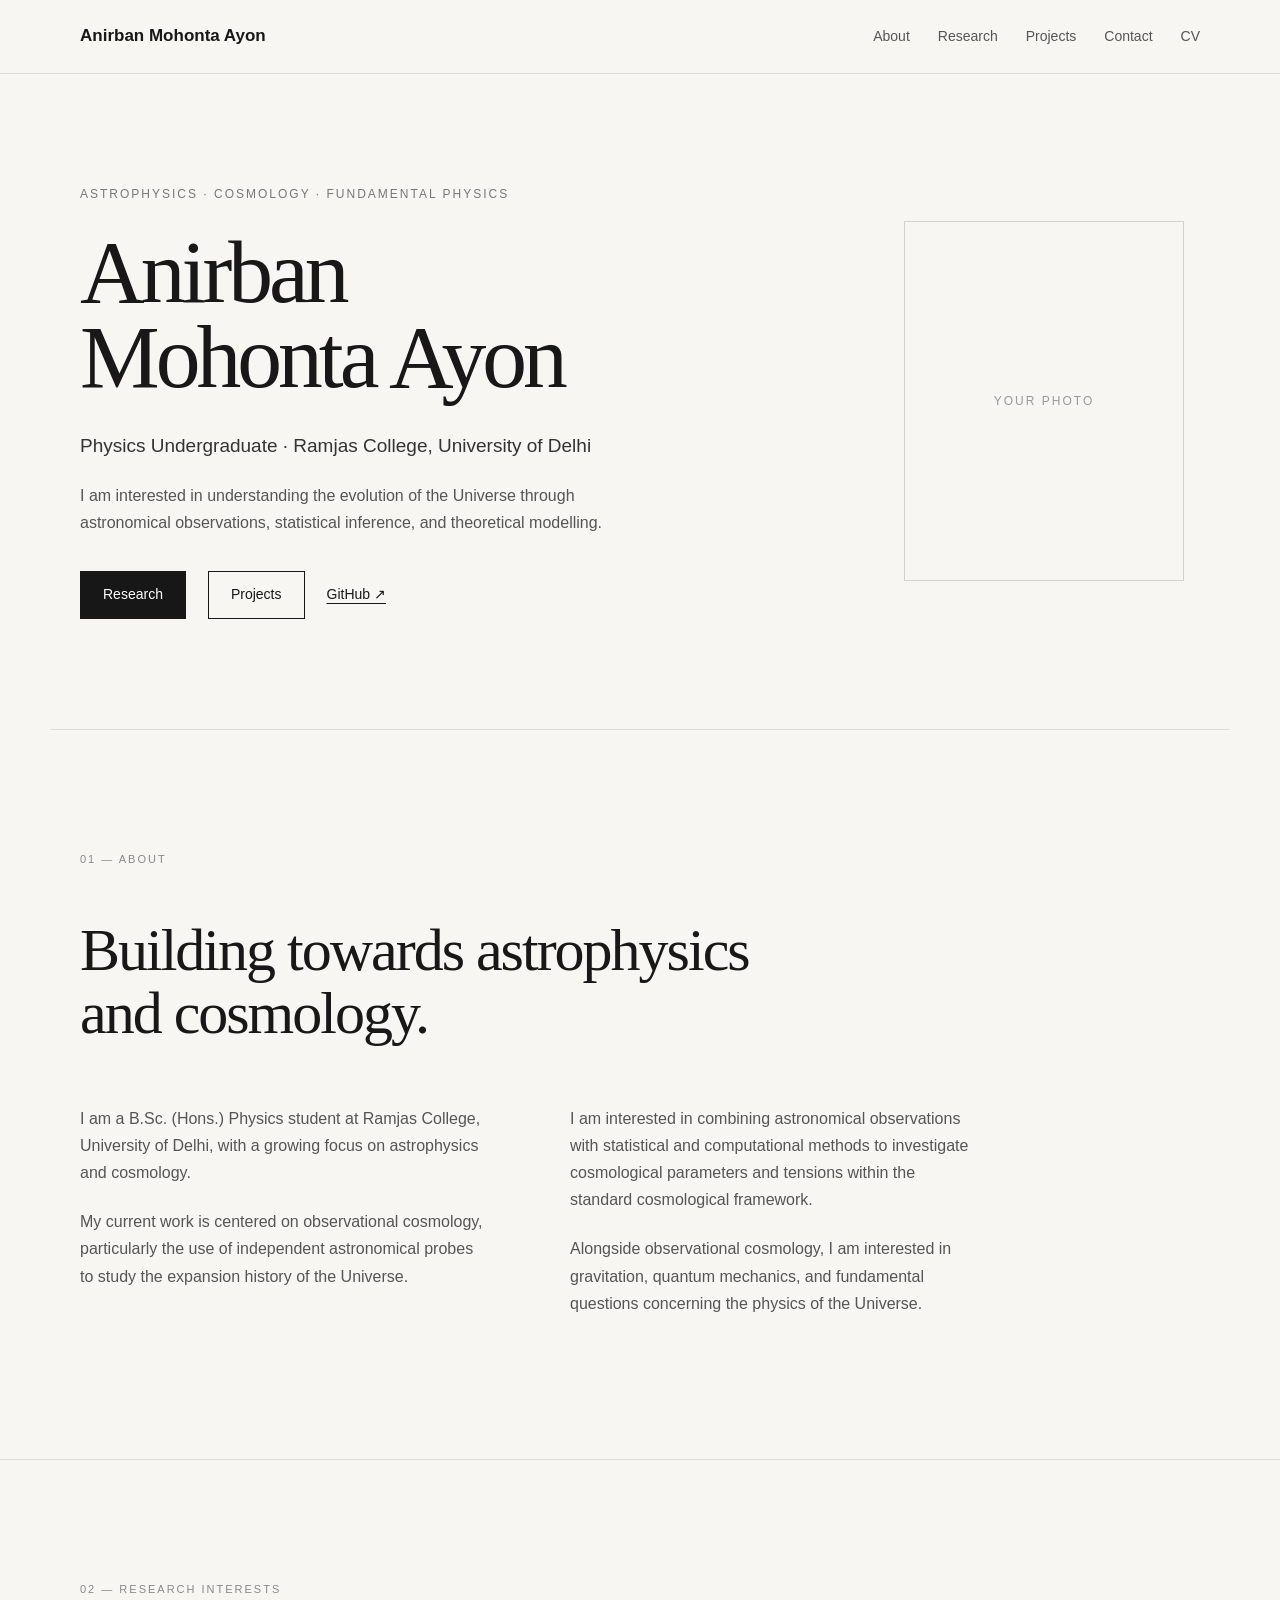
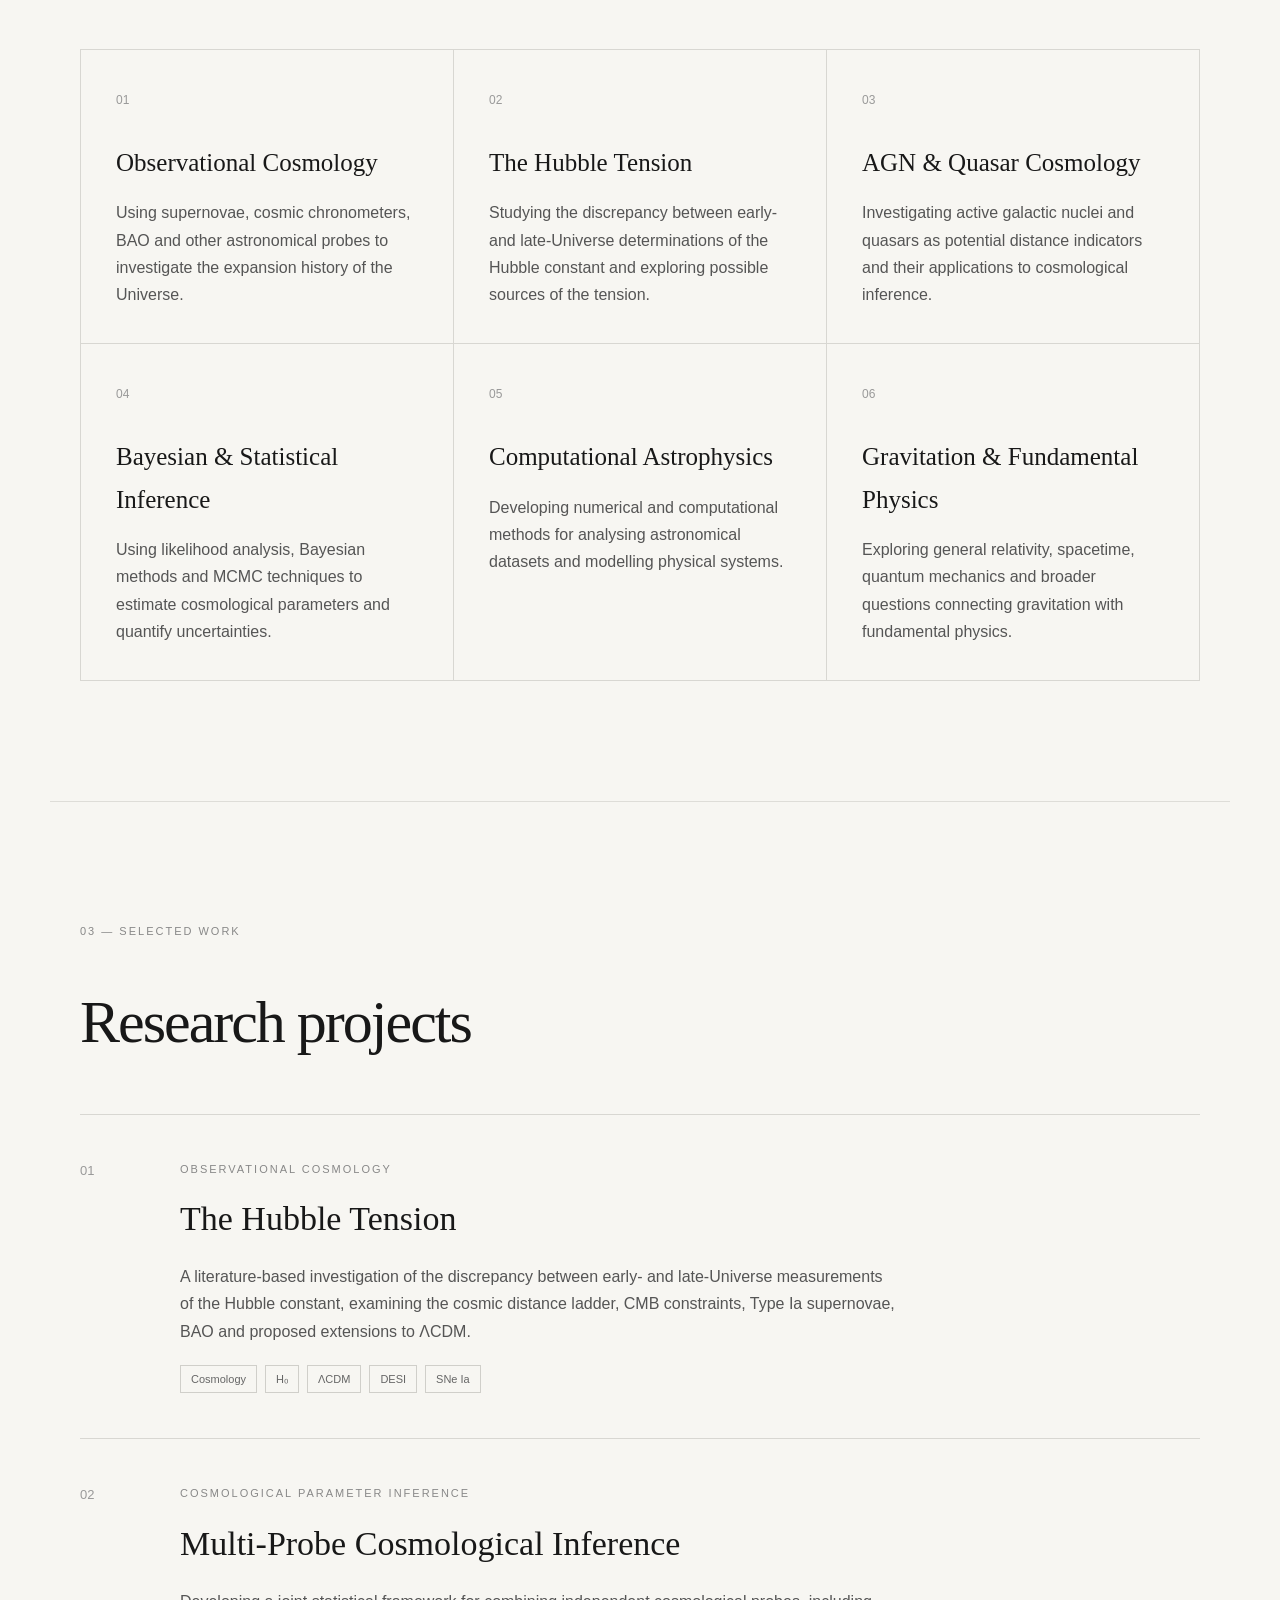
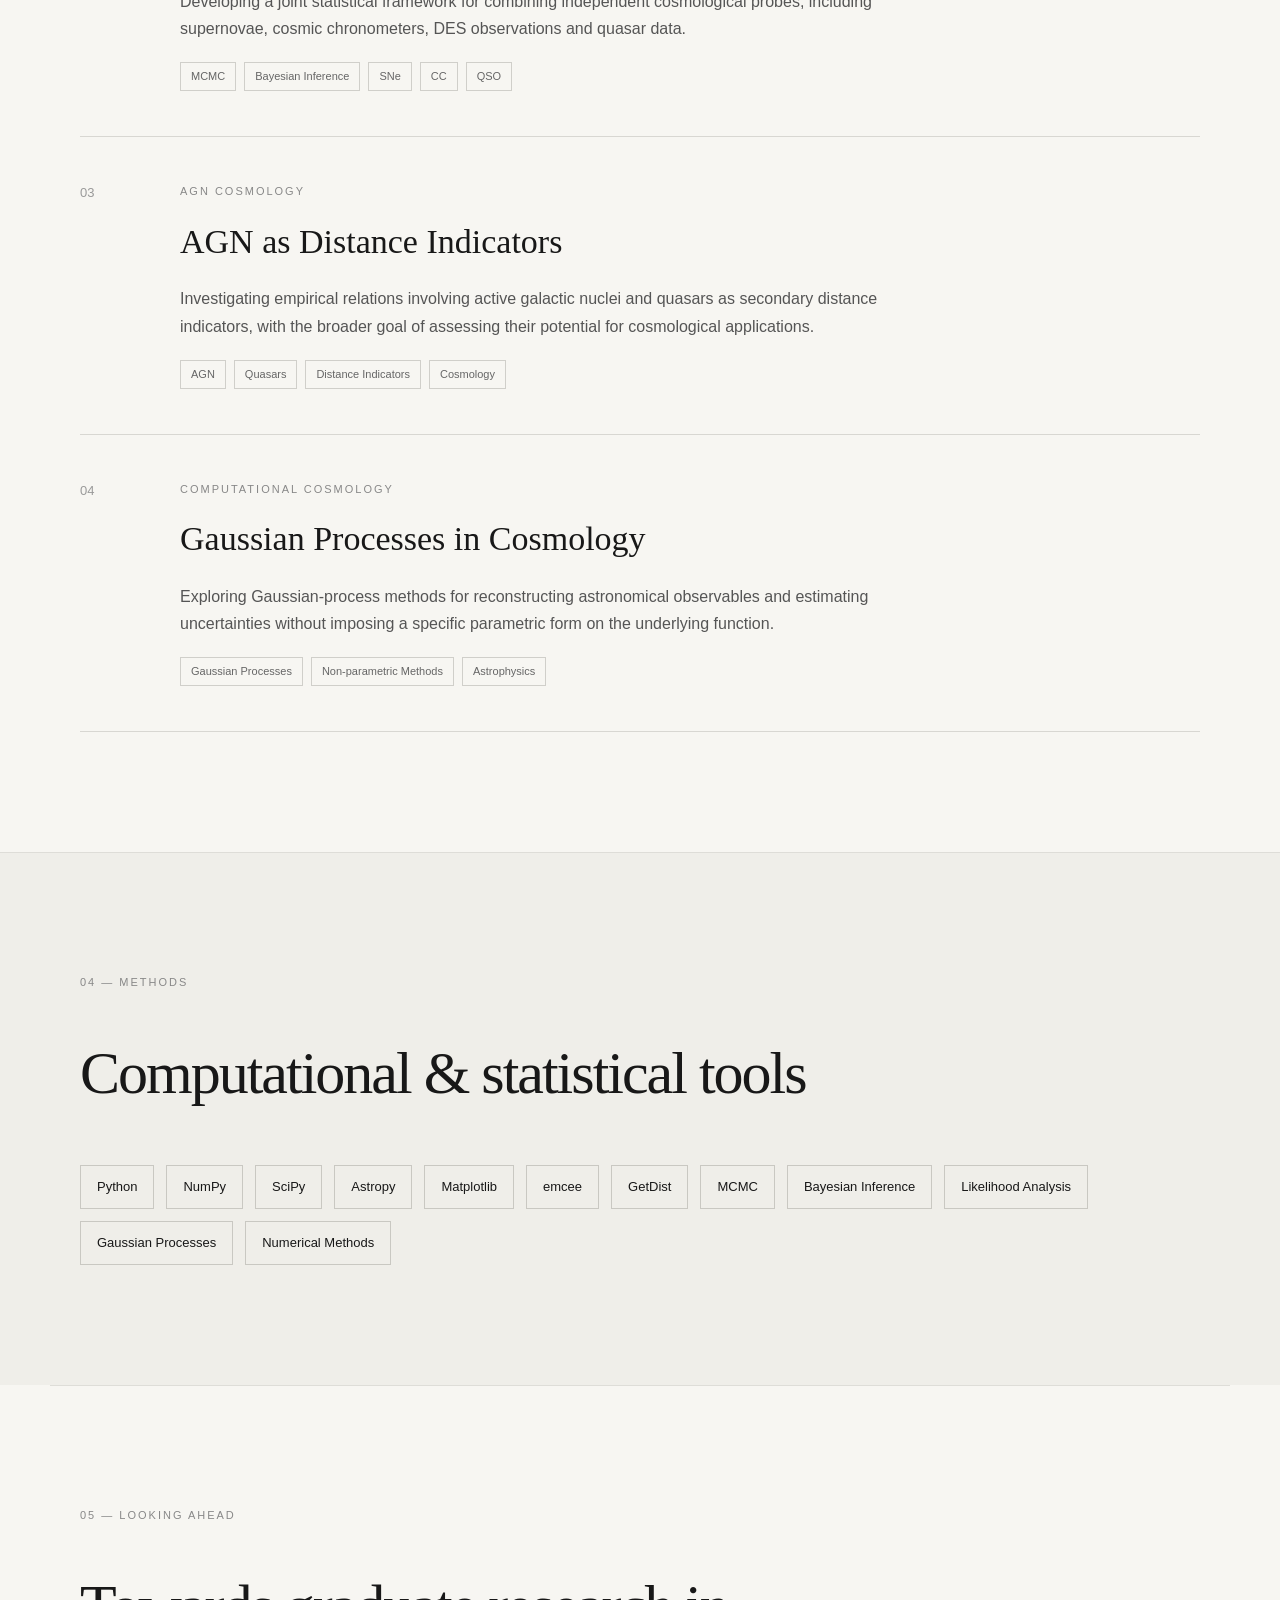
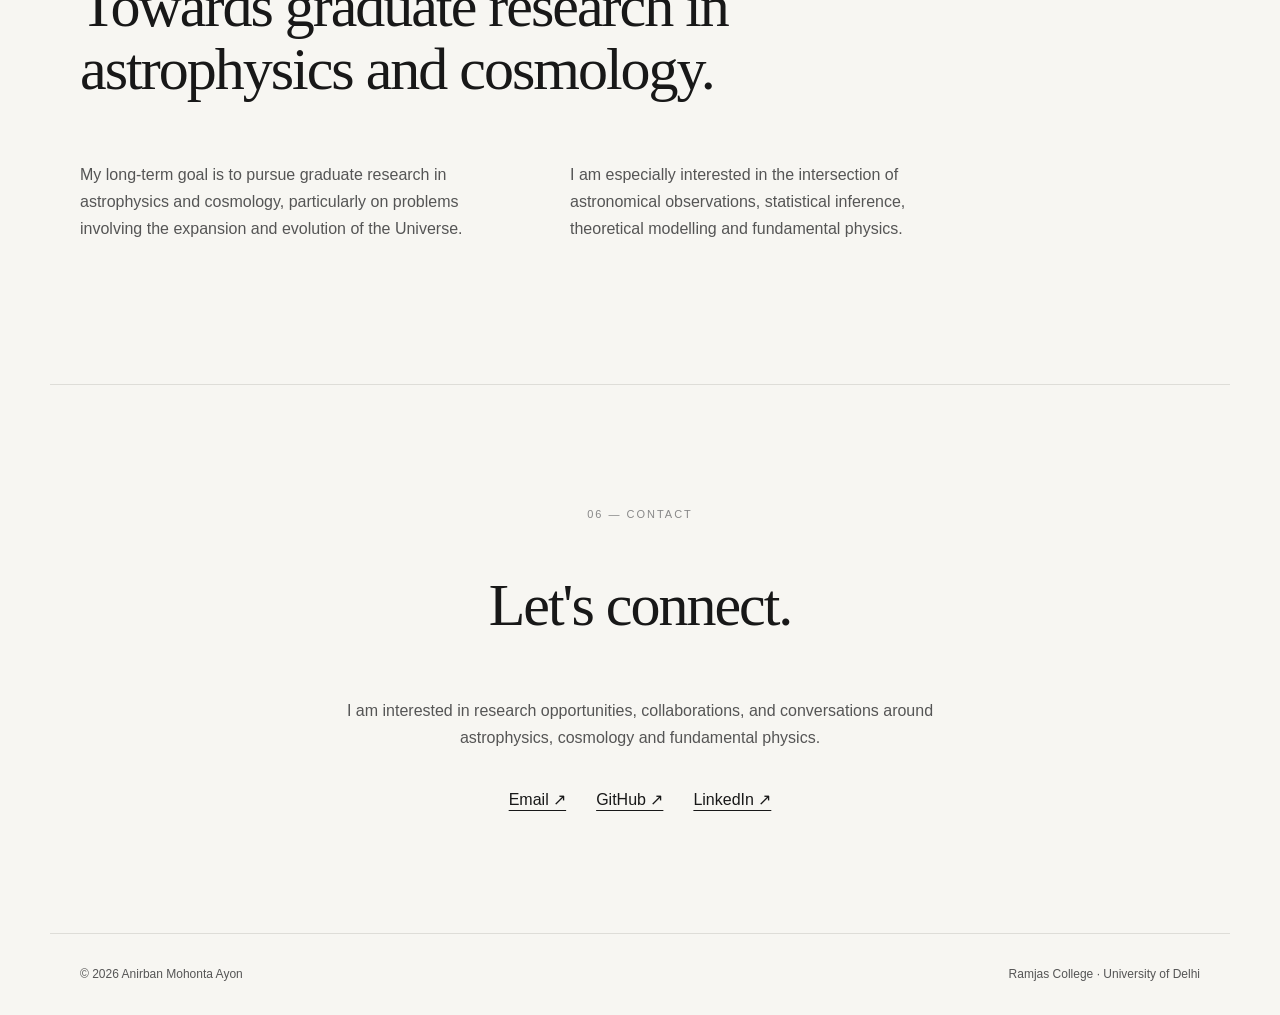
<file: index.html>
<!DOCTYPE html>
<html lang="en">

<head>
    <meta charset="UTF-8">
    <meta name="viewport" content="width=device-width, initial-scale=1.0">

    <title>Anirban Mohonta Ayon | Astrophysics & Cosmology</title>

    <link rel="stylesheet" href="style.css">
</head>

<body>

    <!-- Navigation -->
    <nav>
        <div class="nav-container">

            <a href="index.html" class="nav-name">
                Anirban Mohonta Ayon
            </a>

            <div class="nav-links">
    <a href="#about">About</a>
    <a href="research.html">Research</a>
    <a href="projects.html">Projects</a>
    <a href="#contact">Contact</a>
    <a href="cv.html">CV</a>
</div>
        </div>
    </nav>


    <!-- =========================
         HERO
         ========================= -->

    <header class="hero">

        <div class="hero-text">

            <p class="eyebrow">
                ASTROPHYSICS · COSMOLOGY · FUNDAMENTAL PHYSICS
            </p>

            <h1>
                Anirban<br>
                Mohonta Ayon
            </h1>

            <p class="subtitle">
                Physics Undergraduate · Ramjas College,
                University of Delhi
            </p>

            <p class="intro">
                I am interested in understanding the evolution of the
                Universe through astronomical observations, statistical
                inference, and theoretical modelling.
            </p>

            <div class="hero-links">

                <a href="#research" class="button">
                    Research
                </a>

                <a href="#projects" class="button secondary">
                    Projects
                </a>

                <a href="https://github.com/anirban2003-web"
                   target="_blank"
                   class="text-link">
                    GitHub ↗
                </a>

            </div>

        </div>


        <div class="hero-image">

            <!-- Replace this with your photograph later -->
            <div class="photo-placeholder">
                YOUR PHOTO
            </div>

        </div>

    </header>



    <!-- =========================
         ABOUT
         ========================= -->

    <section id="about" class="section">

        <p class="section-label">
            01 — ABOUT
        </p>

        <h2>
            Building towards astrophysics and cosmology.
        </h2>


        <div class="two-column">

            <div>

                <p>
                    I am a B.Sc. (Hons.) Physics student at Ramjas College,
                    University of Delhi, with a growing focus on astrophysics
                    and cosmology.
                </p>

                <p>
                    My current work is centered on observational cosmology,
                    particularly the use of independent astronomical probes
                    to study the expansion history of the Universe.
                </p>

            </div>


            <div>

                <p>
                    I am interested in combining astronomical observations
                    with statistical and computational methods to investigate
                    cosmological parameters and tensions within the standard
                    cosmological framework.
                </p>

                <p>
                    Alongside observational cosmology, I am interested in
                    gravitation, quantum mechanics, and fundamental questions
                    concerning the physics of the Universe.
                </p>

            </div>

        </div>

    </section>



    <!-- =========================
         RESEARCH INTERESTS
         ========================= -->

    <section id="research" class="section research-section">

        <p class="section-label">
            02 — RESEARCH INTERESTS
        </p>


        <div class="research-grid">


            <div class="research-item">

                <span>01</span>

                <h3>
                    Observational Cosmology
                </h3>

                <p>
                    Using supernovae, cosmic chronometers, BAO and other
                    astronomical probes to investigate the expansion history
                    of the Universe.
                </p>

            </div>



            <div class="research-item">

                <span>02</span>

                <h3>
                    The Hubble Tension
                </h3>

                <p>
                    Studying the discrepancy between early- and late-Universe
                    determinations of the Hubble constant and exploring
                    possible sources of the tension.
                </p>

            </div>



            <div class="research-item">

                <span>03</span>

                <h3>
                    AGN & Quasar Cosmology
                </h3>

                <p>
                    Investigating active galactic nuclei and quasars as
                    potential distance indicators and their applications
                    to cosmological inference.
                </p>

            </div>



            <div class="research-item">

                <span>04</span>

                <h3>
                    Bayesian & Statistical Inference
                </h3>

                <p>
                    Using likelihood analysis, Bayesian methods and MCMC
                    techniques to estimate cosmological parameters and
                    quantify uncertainties.
                </p>

            </div>



            <div class="research-item">

                <span>05</span>

                <h3>
                    Computational Astrophysics
                </h3>

                <p>
                    Developing numerical and computational methods for
                    analysing astronomical datasets and modelling physical
                    systems.
                </p>

            </div>



            <div class="research-item">

                <span>06</span>

                <h3>
                    Gravitation & Fundamental Physics
                </h3>

                <p>
                    Exploring general relativity, spacetime, quantum
                    mechanics and broader questions connecting gravitation
                    with fundamental physics.
                </p>

            </div>


        </div>

    </section>



    <!-- =========================
         PROJECTS
         ========================= -->

    <section id="projects" class="section">

        <p class="section-label">
            03 — SELECTED WORK
        </p>

        <h2>
            Research projects
        </h2>


        <div class="project-list">


            <!-- Project 01 -->

            <article class="project">

                <div class="project-number">
                    01
                </div>

                <div class="project-content">

                    <p class="project-type">
                        OBSERVATIONAL COSMOLOGY
                    </p>

                    <h3>
                        The Hubble Tension
                    </h3>

                    <p>
                        A literature-based investigation of the discrepancy
                        between early- and late-Universe measurements of the
                        Hubble constant, examining the cosmic distance ladder,
                        CMB constraints, Type Ia supernovae, BAO and proposed
                        extensions to ΛCDM.
                    </p>


                    <div class="tags">

                        <span>Cosmology</span>
                        <span>H₀</span>
                        <span>ΛCDM</span>
                        <span>DESI</span>
                        <span>SNe Ia</span>

                    </div>

                </div>

            </article>



            <!-- Project 02 -->

            <article class="project">

                <div class="project-number">
                    02
                </div>

                <div class="project-content">

                    <p class="project-type">
                        COSMOLOGICAL PARAMETER INFERENCE
                    </p>

                    <h3>
                        Multi-Probe Cosmological Inference
                    </h3>

                    <p>
                        Developing a joint statistical framework for combining
                        independent cosmological probes, including supernovae,
                        cosmic chronometers, DES observations and quasar data.
                    </p>


                    <div class="tags">

                        <span>MCMC</span>
                        <span>Bayesian Inference</span>
                        <span>SNe</span>
                        <span>CC</span>
                        <span>QSO</span>

                    </div>

                </div>

            </article>



            <!-- Project 03 -->

            <article class="project">

                <div class="project-number">
                    03
                </div>

                <div class="project-content">

                    <p class="project-type">
                        AGN COSMOLOGY
                    </p>

                    <h3>
                        AGN as Distance Indicators
                    </h3>

                    <p>
                        Investigating empirical relations involving active
                        galactic nuclei and quasars as secondary distance
                        indicators, with the broader goal of assessing their
                        potential for cosmological applications.
                    </p>


                    <div class="tags">

                        <span>AGN</span>
                        <span>Quasars</span>
                        <span>Distance Indicators</span>
                        <span>Cosmology</span>

                    </div>

                </div>

            </article>



            <!-- Project 04 -->

            <article class="project">

                <div class="project-number">
                    04
                </div>

                <div class="project-content">

                    <p class="project-type">
                        COMPUTATIONAL COSMOLOGY
                    </p>

                    <h3>
                        Gaussian Processes in Cosmology
                    </h3>

                    <p>
                        Exploring Gaussian-process methods for reconstructing
                        astronomical observables and estimating uncertainties
                        without imposing a specific parametric form on the
                        underlying function.
                    </p>


                    <div class="tags">

                        <span>Gaussian Processes</span>
                        <span>Non-parametric Methods</span>
                        <span>Astrophysics</span>

                    </div>

                </div>

            </article>


        </div>

    </section>



    <!-- =========================
         METHODS
         ========================= -->

    <section class="section methods-section">

        <p class="section-label">
            04 — METHODS
        </p>


        <h2>
            Computational & statistical tools
        </h2>


        <div class="methods">

            <span>Python</span>
            <span>NumPy</span>
            <span>SciPy</span>
            <span>Astropy</span>
            <span>Matplotlib</span>
            <span>emcee</span>
            <span>GetDist</span>
            <span>MCMC</span>
            <span>Bayesian Inference</span>
            <span>Likelihood Analysis</span>
            <span>Gaussian Processes</span>
            <span>Numerical Methods</span>

        </div>

    </section>



    <!-- =========================
         FUTURE DIRECTION
         ========================= -->

    <section class="section">

        <p class="section-label">
            05 — LOOKING AHEAD
        </p>


        <h2>
            Towards graduate research in astrophysics and cosmology.
        </h2>


        <div class="two-column">

            <div>

                <p>
                    My long-term goal is to pursue graduate research in
                    astrophysics and cosmology, particularly on problems
                    involving the expansion and evolution of the Universe.
                </p>

            </div>


            <div>

                <p>
                    I am especially interested in the intersection of
                    astronomical observations, statistical inference,
                    theoretical modelling and fundamental physics.
                </p>

            </div>

        </div>

    </section>



    <!-- =========================
         CONTACT
         ========================= -->

    <section id="contact" class="section contact-section">

        <p class="section-label">
            06 — CONTACT
        </p>


        <h2>
            Let's connect.
        </h2>


        <p>
            I am interested in research opportunities, collaborations,
            and conversations around astrophysics, cosmology and
            fundamental physics.
        </p>


        <div class="contact-links">

            <!-- Replace with your actual email -->

            <a href="mailto:YOUR_EMAIL@gmail.com">
                Email ↗
            </a>


            <a href="https://github.com/anirban2003-web"
               target="_blank">
                GitHub ↗
            </a>


            <!-- Replace with your actual LinkedIn URL -->

            <a href="https://www.linkedin.com/"
               target="_blank">
                LinkedIn ↗
            </a>

        </div>

    </section>



    <!-- =========================
         FOOTER
         ========================= -->

    <footer>

        <p>
            © 2026 Anirban Mohonta Ayon
        </p>

        <p>
            Ramjas College · University of Delhi
        </p>

    </footer>


</body>
</file>
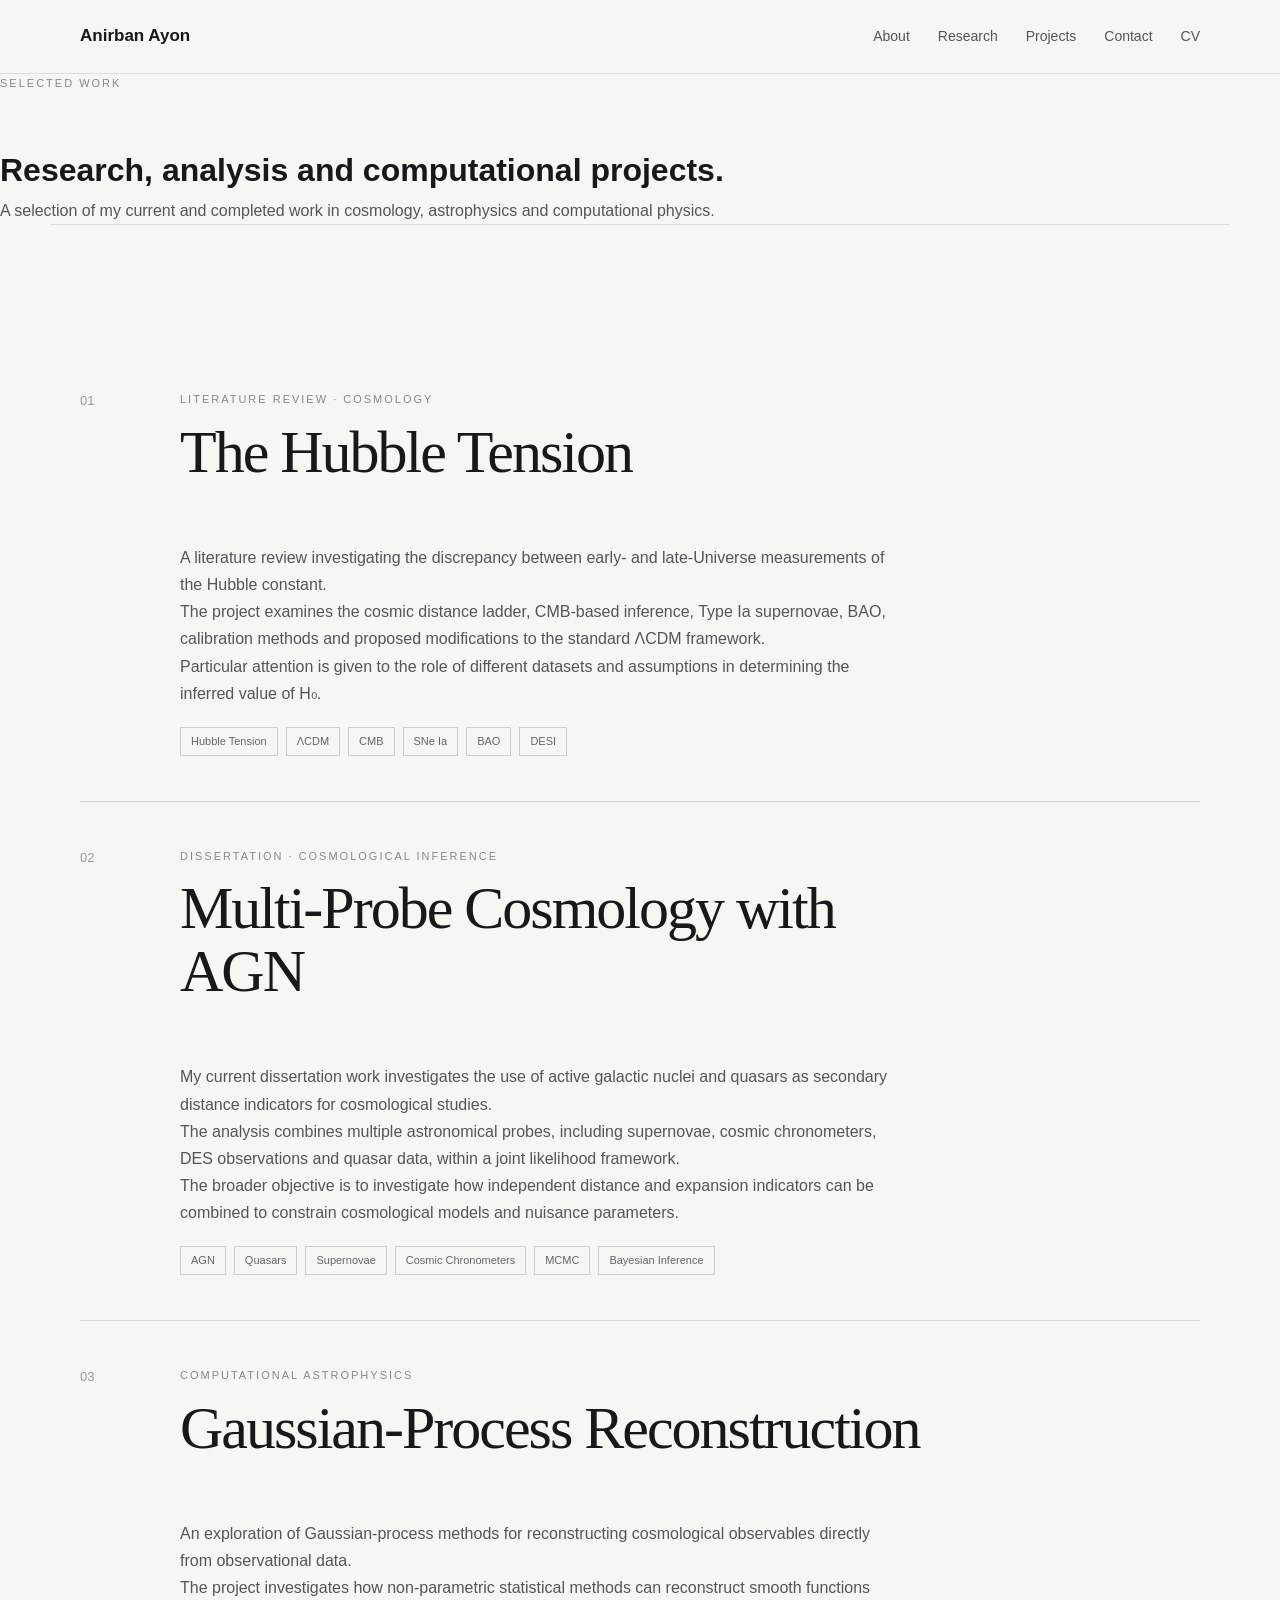
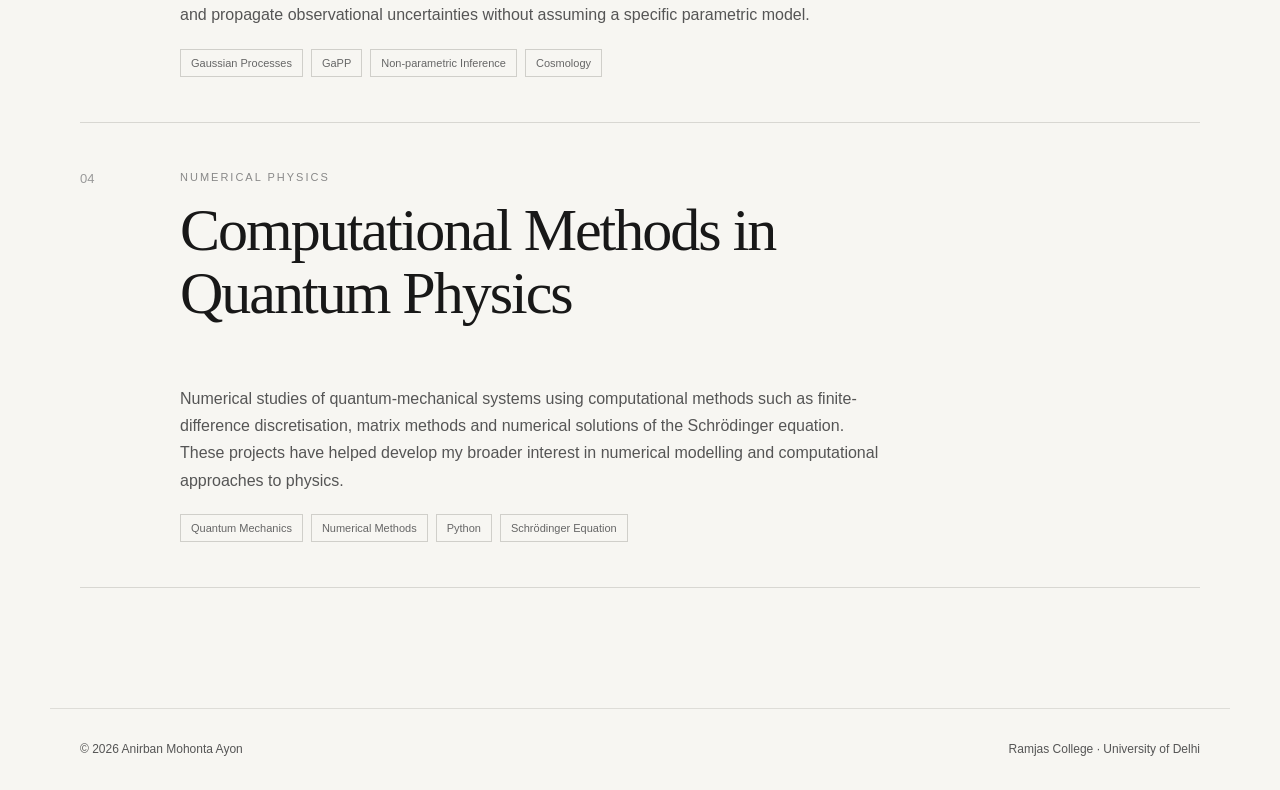
<file: projects.html>
<!DOCTYPE html>
<html lang="en">

<head>
    <meta charset="UTF-8">
    <meta name="viewport" content="width=device-width, initial-scale=1.0">

    <title>Projects | Anirban Mohonta Ayon</title>

    <link rel="stylesheet" href="style.css">
</head>

<body>

    <nav>

        <div class="nav-container">

            <a href="index.html" class="nav-name">
                Anirban Ayon
            </a>

            <div class="nav-links">

                <a href="index.html#about">
                    About
                </a>

                <a href="research.html">
                    Research
                </a>

                <a href="projects.html">
                    Projects
                </a>

                <a href="index.html#contact">
                    Contact
                </a>

                <a href="cv.html">
                    CV
                </a>

            </div>

        </div>

    </nav>


    <header class="page-header">

        <p class="section-label">
            SELECTED WORK
        </p>

        <h1>
            Research, analysis and computational projects.
        </h1>

        <p>
            A selection of my current and completed work in cosmology,
            astrophysics and computational physics.
        </p>

    </header>


    <section class="section">


        <!-- PROJECT 01 -->

        <article class="project">

            <div class="project-number">
                01
            </div>

            <div class="project-content">

                <p class="project-type">
                    LITERATURE REVIEW · COSMOLOGY
                </p>

                <h2>
                    The Hubble Tension
                </h2>

                <p>
                    A literature review investigating the discrepancy between
                    early- and late-Universe measurements of the Hubble
                    constant.
                </p>

                <p>
                    The project examines the cosmic distance ladder,
                    CMB-based inference, Type Ia supernovae, BAO,
                    calibration methods and proposed modifications to the
                    standard ΛCDM framework.
                </p>

                <p>
                    Particular attention is given to the role of different
                    datasets and assumptions in determining the inferred
                    value of H₀.
                </p>

                <div class="tags">

                    <span>Hubble Tension</span>
                    <span>ΛCDM</span>
                    <span>CMB</span>
                    <span>SNe Ia</span>
                    <span>BAO</span>
                    <span>DESI</span>

                </div>

            </div>

        </article>


        <!-- PROJECT 02 -->

        <article class="project">

            <div class="project-number">
                02
            </div>

            <div class="project-content">

                <p class="project-type">
                    DISSERTATION · COSMOLOGICAL INFERENCE
                </p>

                <h2>
                    Multi-Probe Cosmology with AGN
                </h2>

                <p>
                    My current dissertation work investigates the use of
                    active galactic nuclei and quasars as secondary distance
                    indicators for cosmological studies.
                </p>

                <p>
                    The analysis combines multiple astronomical probes,
                    including supernovae, cosmic chronometers, DES
                    observations and quasar data, within a joint likelihood
                    framework.
                </p>

                <p>
                    The broader objective is to investigate how independent
                    distance and expansion indicators can be combined to
                    constrain cosmological models and nuisance parameters.
                </p>

                <div class="tags">

                    <span>AGN</span>
                    <span>Quasars</span>
                    <span>Supernovae</span>
                    <span>Cosmic Chronometers</span>
                    <span>MCMC</span>
                    <span>Bayesian Inference</span>

                </div>

            </div>

        </article>


        <!-- PROJECT 03 -->

        <article class="project">

            <div class="project-number">
                03
            </div>

            <div class="project-content">

                <p class="project-type">
                    COMPUTATIONAL ASTROPHYSICS
                </p>

                <h2>
                    Gaussian-Process Reconstruction
                </h2>

                <p>
                    An exploration of Gaussian-process methods for reconstructing
                    cosmological observables directly from observational data.
                </p>

                <p>
                    The project investigates how non-parametric statistical
                    methods can reconstruct smooth functions and propagate
                    observational uncertainties without assuming a specific
                    parametric model.
                </p>

                <div class="tags">

                    <span>Gaussian Processes</span>
                    <span>GaPP</span>
                    <span>Non-parametric Inference</span>
                    <span>Cosmology</span>

                </div>

            </div>

        </article>


        <!-- PROJECT 04 -->

        <article class="project">

            <div class="project-number">
                04
            </div>

            <div class="project-content">

                <p class="project-type">
                    NUMERICAL PHYSICS
                </p>

                <h2>
                    Computational Methods in Quantum Physics
                </h2>

                <p>
                    Numerical studies of quantum-mechanical systems using
                    computational methods such as finite-difference
                    discretisation, matrix methods and numerical solutions
                    of the Schrödinger equation.
                </p>

                <p>
                    These projects have helped develop my broader interest
                    in numerical modelling and computational approaches to
                    physics.
                </p>

                <div class="tags">

                    <span>Quantum Mechanics</span>
                    <span>Numerical Methods</span>
                    <span>Python</span>
                    <span>Schrödinger Equation</span>

                </div>

            </div>

        </article>


    </section>


    <footer>

        <p>
            © 2026 Anirban Mohonta Ayon
        </p>

        <p>
            Ramjas College · University of Delhi
        </p>

    </footer>


</body>

</html>
</file>
<file: style.css>
/* =========================================
   GENERAL
   ========================================= */

* {
    box-sizing: border-box;
    margin: 0;
    padding: 0;
}

html {
    scroll-behavior: smooth;
}

body {
    font-family: -apple-system, BlinkMacSystemFont, "Segoe UI",
                 Roboto, Helvetica, Arial, sans-serif;

    background: #f7f6f2;
    color: #181818;

    line-height: 1.7;
}

a {
    color: inherit;
    text-decoration: none;
}

p {
    color: #555;
}


/* =========================================
   NAVIGATION
   ========================================= */

nav {
    width: 100%;
    border-bottom: 1px solid #deddd8;
    background: #f7f6f2;
}

.nav-container {
    max-width: 1180px;
    margin: auto;

    padding: 22px 30px;

    display: flex;
    justify-content: space-between;
    align-items: center;
}

.nav-name {
    font-weight: 600;
    font-size: 17px;
}

.nav-links {
    display: flex;
    gap: 28px;

    font-size: 14px;
    color: #555;
}

.nav-links a:hover {
    color: #111;
}


/* =========================================
   HERO
   ========================================= */

.hero {
    max-width: 1180px;
    margin: auto;

    min-height: 650px;

    padding: 110px 30px;

    display: grid;
    grid-template-columns: 1.4fr 0.6fr;

    align-items: center;
    gap: 80px;
}

.eyebrow {
    font-size: 12px;
    letter-spacing: 2px;
    color: #777;

    margin-bottom: 25px;
}

.hero h1 {
    font-family: Georgia, "Times New Roman", serif;

    font-size: clamp(55px, 7vw, 92px);
    line-height: 0.95;
    font-weight: 400;

    letter-spacing: -4px;

    margin-bottom: 30px;
}

.subtitle {
    font-size: 19px;
    color: #333;

    max-width: 560px;

    margin-bottom: 20px;
}

.intro {
    font-size: 16px;

    max-width: 570px;

    margin-bottom: 35px;
}

.hero-links {
    display: flex;
    align-items: center;
    gap: 22px;
}

.button {
    background: #171717;
    color: white;

    padding: 11px 22px;

    border: 1px solid #171717;

    font-size: 14px;
}

.button:hover {
    background: transparent;
    color: #171717;
}

.button.secondary {
    background: transparent;
    color: #171717;
}

.button.secondary:hover {
    background: #171717;
    color: white;
}

.text-link {
    font-size: 14px;
    text-decoration: underline;
    text-underline-offset: 4px;
}

.hero-image {
    display: flex;
    justify-content: center;
}

.photo-placeholder {
    width: 280px;
    height: 360px;

    border: 1px solid #d3d2cc;

    display: flex;
    align-items: center;
    justify-content: center;

    color: #999;
    font-size: 12px;
    letter-spacing: 2px;
}


/* =========================================
   SECTIONS
   ========================================= */

.section {
    max-width: 1180px;
    margin: auto;

    padding: 120px 30px;

    border-top: 1px solid #deddd8;
}

.section-label {
    font-size: 11px;
    letter-spacing: 2px;

    color: #888;

    margin-bottom: 50px;
}

.section h2 {
    font-family: Georgia, "Times New Roman", serif;

    font-size: clamp(38px, 5vw, 60px);

    font-weight: 400;
    line-height: 1.05;

    max-width: 760px;

    margin-bottom: 60px;

    letter-spacing: -2px;
}


/* =========================================
   ABOUT
   ========================================= */

.two-column {
    display: grid;
    grid-template-columns: 1fr 1fr;

    gap: 80px;

    max-width: 900px;
}

.two-column p {
    margin-bottom: 22px;
}


/* =========================================
   RESEARCH
   ========================================= */

.research-section {
    max-width: 100%;
    padding-left: max(30px, calc((100vw - 1180px) / 2 + 30px));
    padding-right: max(30px, calc((100vw - 1180px) / 2 + 30px));
}

.research-grid {
    display: grid;
    grid-template-columns: repeat(3, 1fr);

    border-top: 1px solid #d8d7d2;
    border-left: 1px solid #d8d7d2;
}

.research-item {
    padding: 35px;

    min-height: 260px;

    border-right: 1px solid #d8d7d2;
    border-bottom: 1px solid #d8d7d2;
}

.research-item span {
    font-size: 12px;
    color: #999;
}

.research-item h3 {
    font-family: Georgia, "Times New Roman", serif;

    font-size: 25px;
    font-weight: 400;

    margin: 30px 0 15px;
}


/* =========================================
   PROJECTS
   ========================================= */

.project-list {
    border-top: 1px solid #d8d7d2;
}

.project {
    display: grid;
    grid-template-columns: 100px 1fr;

    padding: 45px 0;

    border-bottom: 1px solid #d8d7d2;
}

.project-number {
    font-size: 13px;
    color: #999;
}

.project-type {
    font-size: 11px;
    letter-spacing: 2px;

    color: #888;

    margin-bottom: 12px;
}

.project h3 {
    font-family: Georgia, "Times New Roman", serif;

    font-size: 34px;
    font-weight: 400;

    margin-bottom: 15px;
}

.project-content > p:not(.project-type) {
    max-width: 720px;
}

.tags {
    display: flex;
    flex-wrap: wrap;
    gap: 8px;

    margin-top: 20px;
}

.tags span {
    border: 1px solid #d0cfca;

    padding: 4px 10px;

    font-size: 11px;

    color: #666;
}


/* =========================================
   METHODS
   ========================================= */

.methods-section {
    background: #efeee9;

    max-width: none;

    padding-left: max(30px, calc((100vw - 1180px) / 2 + 30px));
    padding-right: max(30px, calc((100vw - 1180px) / 2 + 30px));
}

.methods {
    display: flex;
    flex-wrap: wrap;

    gap: 12px;
}

.methods span {
    border: 1px solid #c9c8c2;

    padding: 10px 16px;

    font-size: 13px;
}


/* =========================================
   CONTACT
   ========================================= */

.contact-section {
    text-align: center;
}

.contact-section h2 {
    margin-left: auto;
    margin-right: auto;
}

.contact-section > p:not(.section-label) {
    max-width: 600px;

    margin: 0 auto 35px;
}

.contact-links {
    display: flex;
    justify-content: center;

    gap: 30px;
}

.contact-links a {
    text-decoration: underline;
    text-underline-offset: 5px;
}


/* =========================================
   FOOTER
   ========================================= */

footer {
    border-top: 1px solid #deddd8;

    max-width: 1180px;
    margin: auto;

    padding: 30px;

    display: flex;
    justify-content: space-between;

    font-size: 12px;
    color: #888;
}


/* =========================================
   MOBILE
   ========================================= */

@media (max-width: 800px) {

    .nav-container {
        padding: 18px 20px;
    }

    .nav-links {
        display: none;
    }

    .hero {
        grid-template-columns: 1fr;

        padding: 80px 20px;

        gap: 50px;
    }

    .hero h1 {
        font-size: 58px;
    }

    .hero-image {
        justify-content: flex-start;
    }

    .section {
        padding: 80px 20px;
    }

    .two-column {
        grid-template-columns: 1fr;

        gap: 20px;
    }

    .research-grid {
        grid-template-columns: 1fr;
    }

    .project {
        grid-template-columns: 50px 1fr;
    }

    .project h3 {
        font-size: 28px;
    }

    footer {
        padding: 25px 20px;

        flex-direction: column;
        gap: 8px;
    }
}
</file>
